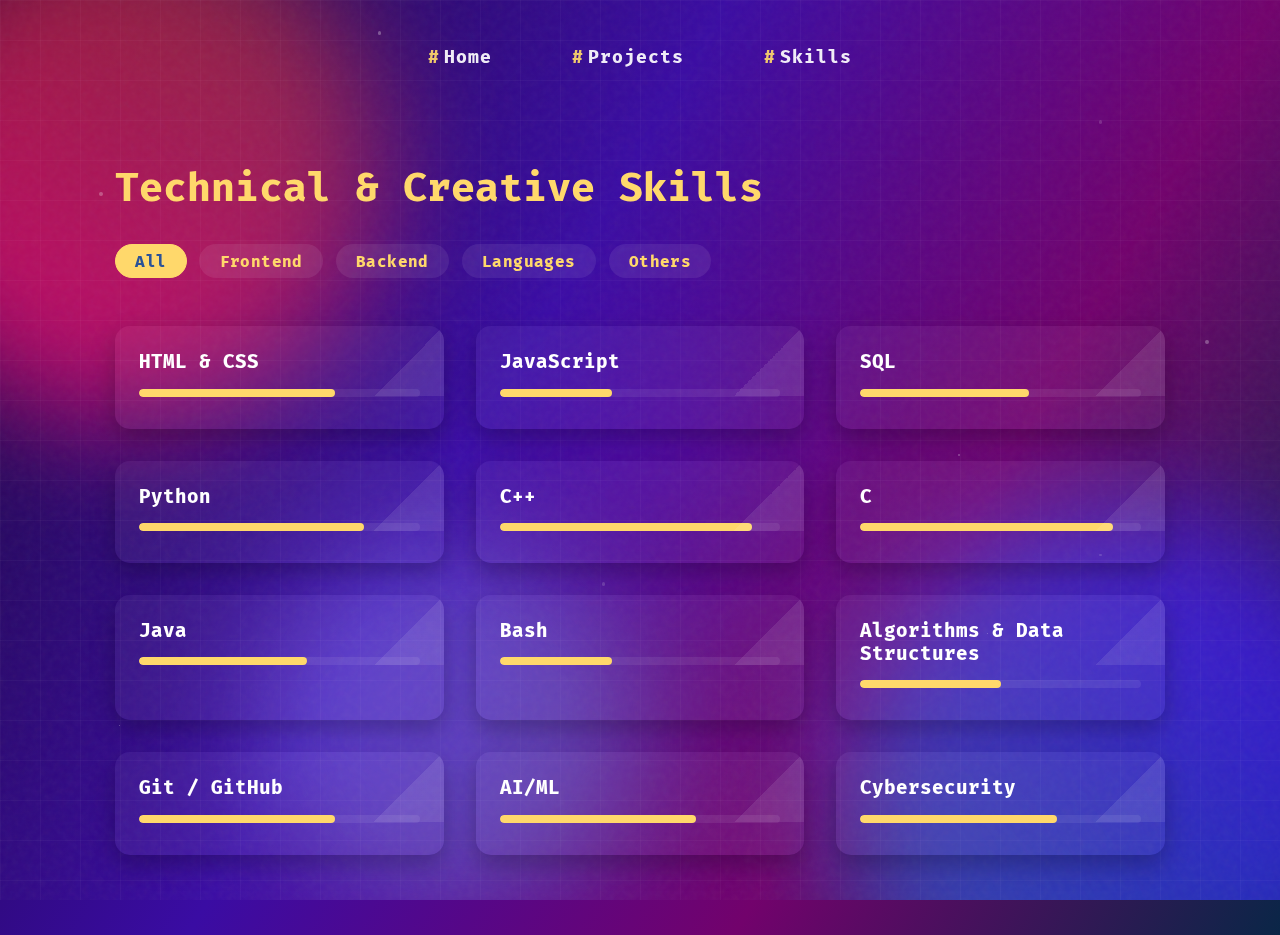
<file: Skills/index.html>
<!DOCTYPE html>
<html lang="en">
<head>
  <meta charset="UTF-8">
  <meta name="viewport" content="width=device-width, initial-scale=1">
  <title>Skills</title>
  <link rel="shortcut icon" type="x-icon" href="/Assets/images/icon.png">
  <link href="https://fonts.googleapis.com/css?family=Fira+Mono:400,700&display=swap" rel="stylesheet">
  <link rel="stylesheet" href="/Assets/css/skills.css">
</head>
<body>
  <!-- Animated Gradient Background and Effects -->
  <div class="gradient-background" aria-hidden="true">
    <div class="gradient-sphere sphere-1"></div>
    <div class="gradient-sphere sphere-2"></div>
    <div class="gradient-sphere sphere-3"></div>
    <div class="glow"></div>
    <div class="grid-overlay"></div>
    <div class="noise-overlay"></div>
    <div class="particles-container" id="particles-container"></div>
  </div>
  <!-- Navigation -->
  <nav>
    <div class="navbar-gradient">
      <a href="/index.html"><span class="nav-hash">#</span>Home</a>
      <a href="/Projects/index.html"><span class="nav-hash">#</span>Projects</a>
      <a href="/Skills/index.html"><span class="nav-hash">#</span>Skills</a>
    </div>
  </nav>
  <!-- Main Content -->
  <main>
    <h1>Technical & Creative Skills</h1>
    <div class="filter-bar" id="filter-bar">
      <div class="filter-btn active" data-filter="all">All</div>
      <div class="filter-btn" data-filter="frontend">Frontend</div>
      <div class="filter-btn" data-filter="backend">Backend</div>
      <div class="filter-btn" data-filter="languages">Languages</div>
      <div class="filter-btn" data-filter="others">Others</div>
    </div>
    <div class="skills-grid" id="skills-grid">
      <!-- Skill cards will be injected via JS -->
    </div>
  </main>
  <script src="/Assets/js/Skills.js"></script>
</body>
</html>
</file>
<file: Assets/css/skills.css>
:root {
  --yellow: #ffd86b;
  --purple-dark: #1a0536;
  --purple-light: #72026c;
}
body {
  margin: 0;
  min-height: 100vh;
  font-family: 'Fira Mono', monospace;
  background: linear-gradient(120deg, #1a0536 0%, #3a0ca3 40%, #72026c 70%, #0a2647 100%);
  color: #fff;
  overflow-x: hidden;
  position: relative;
}
/* --- Animated Background --- */
.gradient-background {
  position: fixed;
  top: 0; left: 0;
  width: 100vw; height: 100vh;
  z-index: 0;
  pointer-events: none;
  overflow: hidden;
}
.gradient-sphere {
  position: absolute;
  border-radius: 50%;
  filter: blur(60px);
}
.sphere-1 {
  width: 40vw; height: 40vw;
  background: linear-gradient(40deg, rgba(255, 0, 128, 0.8), rgba(255, 102, 0, 0.4));
  top: -10%; left: -10%;
  animation: float-1 15s ease-in-out infinite alternate;
}
.sphere-2 {
  width: 45vw; height: 45vw;
  background: linear-gradient(240deg, rgba(72, 0, 255, 0.8), rgba(0, 183, 255, 0.4));
  bottom: -20%; right: -10%;
  animation: float-2 18s ease-in-out infinite alternate;
}
.sphere-3 {
  width: 30vw; height: 30vw;
  background: linear-gradient(120deg, rgba(133, 89, 255, 0.5), rgba(98, 216, 249, 0.3));
  top: 60%; left: 20%;
  animation: float-3 20s ease-in-out infinite alternate;
}
@keyframes float-1 {
  0% { transform: translate(0, 0) scale(1);}
  100% { transform: translate(10%, 10%) scale(1.1);}
}
@keyframes float-2 {
  0% { transform: translate(0, 0) scale(1);}
  100% { transform: translate(-10%, -5%) scale(1.15);}
}
@keyframes float-3 {
  0% { transform: translate(0, 0) scale(1); opacity: 0.3;}
  100% { transform: translate(-5%, 10%) scale(1.05); opacity: 0.6;}
}
.noise-overlay {
  position: absolute;
  top: 0; left: 0;
  width: 100vw; height: 100vh;
  opacity: 0.05;
  z-index: 2;
  background-image: url("data:image/svg+xml,%3Csvg viewBox='0 0 200 200' xmlns='http://www.w3.org/2000/svg'%3E%3Cfilter id='noiseFilter'%3E%3CfeTurbulence type='fractalNoise' baseFrequency='0.65' numOctaves='3' stitchTiles='stitch'/%3E%3C/filter%3E%3Crect width='100%25' height='100%25' filter='url(%23noiseFilter)'/%3E%3C/svg%3E");
}
.grid-overlay {
  position: absolute;
  top: 0; left: 0;
  width: 100vw; height: 100vh;
  background-size: 40px 40px;
  background-image: 
    linear-gradient(to right, rgba(255, 255, 255, 0.03) 1px, transparent 1px),
    linear-gradient(to bottom, rgba(255, 255, 255, 0.03) 1px, transparent 1px);
  z-index: 1;
}
.glow {
  position: absolute;
  width: 40vw; height: 40vh;
  background: radial-gradient(circle, rgba(72, 0, 255, 0.15), transparent 70%);
  top: 50%; left: 50%;
  transform: translate(-50%, -50%);
  z-index: 2;
  animation: pulse 8s infinite alternate;
  filter: blur(30px);
}
@keyframes pulse {
  0% { opacity: 0.3; transform: translate(-50%, -50%) scale(0.9);}
  100% { opacity: 0.7; transform: translate(-50%, -50%) scale(1.1);}
}
.particles-container {
  position: absolute;
  top: 0; left: 0;
  width: 100vw; height: 100vh;
  z-index: 3;
  pointer-events: none;
}
.particle {
  position: absolute;
  background: white;
  border-radius: 50%;
  opacity: 0;
  pointer-events: none;
}
/* --- Navbar --- */
nav {
  width: 100vw;
  display: flex;
  justify-content: center;
  align-items: center;
  position: sticky;
  top: 0;
  z-index: 20;
  padding: 2.5em 0 1em 0;
  background: none;
  transition: opacity 0.5s cubic-bezier(.4,0,.2,1), transform 0.5s cubic-bezier(.4,0,.2,1);
  will-change: opacity, transform;
}
nav.nav-hidden {
  opacity: 0;
  pointer-events: none;
  transform: translateY(-40px);
}
.navbar-gradient {
  display: flex;
  gap: 2.5em;
}
.navbar-gradient a {
  color: #fff;
  text-decoration: none;
  font-weight: 700;
  font-size: 1.13em;
  letter-spacing: 1px;
  position: relative;
  opacity: 0.92;
  transition: 
    color 0.22s cubic-bezier(.4,0,.2,1), 
    opacity 0.2s, 
    text-shadow 0.3s cubic-bezier(.4,0,.2,1);
  padding: 0.32em 1.1em;
  border-radius: 10px;
  background: none;
  box-shadow: none;
  outline: none;
  display: inline-flex;
  align-items: center;
  gap: 0.22em;
}
.nav-hash {
  color: #ffd86b;
  transition: color 0.22s cubic-bezier(.4,0,.2,1);
  font-weight: 900;
}
.navbar-gradient a:hover,
.navbar-gradient a:focus {
  color: #ffd86b;
  opacity: 1;
  text-shadow:
    0 0 10px #ffd86b,
    0 0 20px #ffd86b99;
}
.navbar-gradient a:hover .nav-hash,
.navbar-gradient a:focus .nav-hash {
  color: #fff;
  text-shadow:
    0 0 10px #fff,
    0 0 20px #ffd86b99;
}
@media (max-width: 600px) {
  nav { padding: 1.1em 0 0.7em 0; }
  .navbar-gradient { gap: 1.2em; }
}
/* --- Skills page content --- */
main {
  max-width: 1050px;
  margin: 0 auto;
  padding: 3em 5vw 5em 5vw;
  position: relative;
  z-index: 10;
}
h1 {
  font-size: 2.5em;
  color: var(--yellow);
  margin-bottom: 0.3em;
}
.filter-bar {
  display: flex;
  gap: 0.8em;
  flex-wrap: wrap;
  margin: 2em 0 3em 0;
}
.filter-btn {
  padding: 0.4em 1.2em;
  background: rgba(255,255,255,0.08);
  border: 1px solid transparent;
  border-radius: 30px;
  color: var(--yellow);
  font-weight: 600;
  letter-spacing: 0.4px;
  cursor: pointer;
  transition: background 0.25s, border 0.25s;
}
.filter-btn.active, .filter-btn:hover {
  background: var(--yellow);
  color: #2a5298;
  border: 1px solid var(--yellow);
}
.skills-grid {
  display: grid;
  gap: 2em;
  grid-template-columns: repeat(auto-fit, minmax(260px, 1fr));
}
.skill-card {
  background: rgba(255,255,255,0.05);
  border-radius: 15px;
  padding: 1.5em 1.5em 2em 1.5em;
  box-shadow: 0 10px 25px rgba(0,0,0,0.25);
  position: relative;
  overflow: hidden;
  transition: transform 0.3s, box-shadow 0.3s;
}
.skill-card:hover {
  transform: translateY(-5px) scale(1.03);
  box-shadow: 0 15px 40px rgba(0,0,0,0.35);
}
.skill-title {
  font-size: 1.2em;
  font-weight: 700;
  margin-bottom: 0.8em;
  display: flex;
  align-items: center;
  gap: 0.45em;
}
.skill-bar {
  width: 100%;
  height: 8px;
  background: rgba(255,255,255,0.08);
  border-radius: 4px;
  overflow: hidden;
  margin-top: 0.8em;
}
.skill-level {
  height: 100%;
  background: var(--yellow);
  width: 0;
  border-radius: 4px;
  transition: width 1.4s cubic-bezier(.4,0,.2,1);
}
.skill-card.visible .skill-level {
  width: var(--level);
}
.corner {
  position: absolute;
  top: 0;
  right: 0;
  width: 70px;
  height: 70px;
  background: linear-gradient(135deg, transparent 50%, rgba(255,255,255,0.09) 50%);
}
@media (max-width: 600px) {
  h1 { font-size: 1.7em; }
  .filter-bar { margin: 1.5em 0 2.2em 0; }
}
</file>
